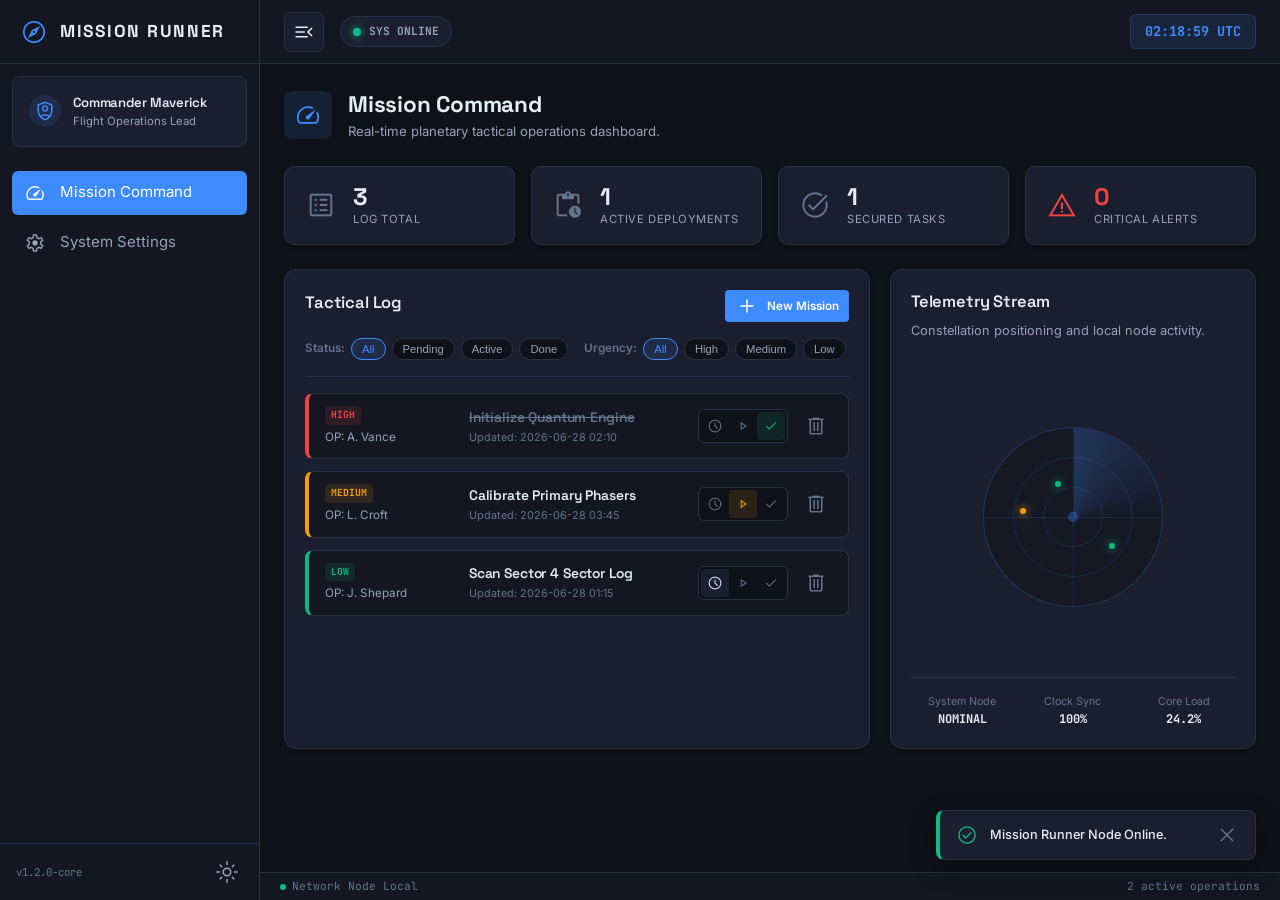
<file: app/src/main/assets/index.html>
<!DOCTYPE html>
<html lang="en" class="theme-dark">
<head>
    <meta charset="UTF-8">
    <meta name="viewport" content="width=device-width, initial-scale=1.0, maximum-scale=1.0, user-scalable=no, viewport-fit=cover">
    <meta name="theme-color" content="#12141c">
    <meta name="description" content="Mission Runner - Tactical Planetary Operations Command Panel">
    <title>Mission Runner</title>
    
    <!-- Material Design Icons and Symbols (Google Web Fonts) -->
    <link rel="preconnect" href="https://fonts.googleapis.com">
    <link rel="preconnect" href="https://fonts.gstatic.com" crossorigin>
    <link href="https://fonts.googleapis.com/css2?family=Space+Grotesk:wght@400;500;600;700&family=JetBrains+Mono:wght@400;500;700&family=Inter:wght@400;500;600;700&display=swap" rel="stylesheet">
    <link href="https://fonts.googleapis.com/css2?family=Material+Symbols+Outlined:opsz,wght,FILL,GRAD@20..48,100..700,0..1,-50..200" rel="stylesheet">
    
    <!-- Unified CSS Sheets -->
    <link rel="stylesheet" href="css/app.css">
</head>
<body>
    <!-- App Shell Root mounting element -->
    <div id="app-shell-root">
        <!-- Loader during system assets parsing -->
        <div class="system-splash-screen">
            <div class="splash-spinner-wrap">
                <div class="splash-spinner"></div>
            </div>
            <h2 class="splash-title">MISSION RUNNER</h2>
            <p class="splash-subtitle">Synchronizing tactical log channels...</p>
        </div>
    </div>

    <!-- Modular JS App Bootstrap -->
    <script type="module" src="js/app.js"></script>
</body>
</html>
</file>
<file: app/src/main/assets/css/app.css>
/* ==========================================================================
   Mission Runner CSS Stylesheet (Modern ES2023 Standard Layout)
   ========================================================================== */

/* 1. CSS VARIABLES (Theme Tokens) */
:root, .theme-dark {
    /* Color Schemes - Cyber Ops Dark */
    --bg-primary: #0f1118;
    --bg-secondary: #141722;
    --bg-surface: #1b1e2e;
    --border-color: #2b3047;
    --border-focus: #3d8bff;
    
    --text-primary: #e6edf8;
    --text-secondary: #94a3b8;
    --text-muted: #64748b;
    
    --color-accent: #3d8bff;
    --color-accent-hover: #1e6eff;
    --color-accent-alpha: rgba(61, 139, 255, 0.12);
    
    --color-success: #10b981;
    --color-success-alpha: rgba(16, 185, 129, 0.12);
    
    --color-warning: #f59e0b;
    --color-warning-alpha: rgba(245, 158, 11, 0.12);
    
    --color-danger: #ef4444;
    --color-danger-alpha: rgba(239, 68, 68, 0.12);
    
    --shadow-sm: 0 2px 4px rgba(0, 0, 0, 0.15);
    --shadow-md: 0 4px 12px rgba(0, 0, 0, 0.25);
    --shadow-lg: 0 8px 24px rgba(0, 0, 0, 0.35);
}

.theme-light {
    /* Color Schemes - Day Operations Light */
    --bg-primary: #f8fafc;
    --bg-secondary: #f1f5f9;
    --bg-surface: #ffffff;
    --border-color: #cbd5e1;
    --border-focus: #2563eb;
    
    --text-primary: #0f172a;
    --text-secondary: #475569;
    --text-muted: #94a3b8;
    
    --color-accent: #2563eb;
    --color-accent-hover: #1d4ed8;
    --color-accent-alpha: rgba(37, 99, 235, 0.08);
    
    --color-success: #16a34a;
    --color-success-alpha: rgba(22, 163, 74, 0.08);
    
    --color-warning: #d97706;
    --color-warning-alpha: rgba(217, 119, 6, 0.08);
    
    --color-danger: #dc2626;
    --color-danger-alpha: rgba(220, 38, 38, 0.08);
    
    --shadow-sm: 0 1px 3px rgba(0, 0, 0, 0.05);
    --shadow-md: 0 4px 6px rgba(0, 0, 0, 0.05);
    --shadow-lg: 0 10px 15px rgba(0, 0, 0, 0.04);
}

/* 2. GENERAL RESETS & BASICS */
* {
    box-sizing: border-box;
    margin: 0;
    padding: 0;
    -webkit-tap-highlight-color: transparent;
}

body, html {
    width: 100%;
    height: 100%;
    overflow: hidden;
    background-color: var(--bg-primary);
    color: var(--text-primary);
    font-family: 'Inter', -apple-system, BlinkMacSystemFont, "Segoe UI", Roboto, sans-serif;
    font-size: 15px;
    line-height: 1.5;
}

h1, h2, h3, h4, h5, h6 {
    font-family: 'Space Grotesk', sans-serif;
    font-weight: 600;
    letter-spacing: -0.01em;
}

/* Material Symbols Adjustments */
.material-symbols-outlined {
    font-variation-settings: 'FILL' 0, 'wght' 300, 'GRAD' 0, 'opsz' 24;
    display: inline-block;
    vertical-align: middle;
}

/* Scrollbars styling */
::-webkit-scrollbar {
    width: 6px;
    height: 6px;
}
::-webkit-scrollbar-track {
    background: transparent;
}
::-webkit-scrollbar-thumb {
    background: var(--border-color);
    border-radius: 4px;
}
::-webkit-scrollbar-thumb:hover {
    background: var(--text-muted);
}

/* 3. APPLICATION SPLASH LOADER */
.system-splash-screen {
    position: fixed;
    top: 0;
    left: 0;
    right: 0;
    bottom: 0;
    z-index: 9999;
    background: #0a0c10;
    display: flex;
    flex-direction: column;
    justify-content: center;
    align-items: center;
    color: #ffffff;
}
.splash-spinner-wrap {
    margin-bottom: 1.5rem;
}
.splash-spinner {
    width: 48px;
    height: 48px;
    border: 3px solid rgba(61, 139, 255, 0.15);
    border-top-color: var(--color-accent);
    border-radius: 50%;
    animation: rotate-loader 1s infinite linear;
}
.splash-title {
    font-size: 1.8rem;
    font-weight: 700;
    letter-spacing: 0.15em;
    color: #ffffff;
    margin-bottom: 0.4rem;
}
.splash-subtitle {
    font-family: 'JetBrains Mono', monospace;
    font-size: 0.85rem;
    color: #4b5563;
}
@keyframes rotate-loader {
    to { transform: rotate(360deg); }
}

/* 4. MAIN SHELL & RESPONSIVE GRID LAYOUTS */
#app-shell-root {
    width: 100%;
    height: 100%;
    position: relative;
}

.shell-layout {
    display: grid;
    grid-template-columns: var(--sidebar-width) 1fr;
    width: 100vw;
    height: 100vh;
    overflow: hidden;
    transition: grid-template-columns 0.28s cubic-bezier(0.4, 0, 0.2, 1);
}

.shell-layout.sidebar-expanded {
    --sidebar-width: 260px;
}

.shell-layout.sidebar-collapsed {
    --sidebar-width: 68px;
}

/* Left Navigation Sidebar Drawer */
.sidebar-aside {
    background-color: var(--bg-secondary);
    border-right: 1px solid var(--border-color);
    display: flex;
    flex-direction: column;
    overflow: hidden;
    position: relative;
    z-index: 100;
}

/* Brand Logotype */
.sidebar-brand {
    height: 64px;
    display: flex;
    align-items: center;
    padding: 0 20px;
    border-bottom: 1px solid var(--border-color);
    gap: 12px;
    overflow: hidden;
    white-space: nowrap;
}
.brand-logo {
    color: var(--color-accent);
    font-size: 28px;
}
.brand-text {
    font-weight: 700;
    font-size: 1.15rem;
    letter-spacing: 0.1em;
    color: var(--text-primary);
    transition: opacity 0.2s;
}
.sidebar-collapsed .brand-text {
    opacity: 0;
    pointer-events: none;
}

/* Operator badge details */
.sidebar-operator-card {
    padding: 16px;
    margin: 12px;
    background-color: var(--bg-surface);
    border: 1px solid var(--border-color);
    border-radius: 8px;
    display: flex;
    align-items: center;
    gap: 12px;
    overflow: hidden;
    white-space: nowrap;
    transition: padding 0.2s;
}
.sidebar-collapsed .sidebar-operator-card {
    padding: 8px;
    margin: 8px auto;
    border-radius: 50%;
    width: 44px;
    height: 44px;
    justify-content: center;
}
.avatar-circle {
    width: 32px;
    height: 32px;
    border-radius: 50%;
    background-color: var(--color-accent-alpha);
    color: var(--color-accent);
    display: flex;
    justify-content: center;
    align-items: center;
}
.operator-details {
    display: flex;
    flex-direction: column;
    overflow: hidden;
}
.operator-name {
    font-size: 0.88rem;
    font-weight: 600;
    text-overflow: ellipsis;
    overflow: hidden;
}
.operator-title {
    font-size: 0.75rem;
    color: var(--text-secondary);
}
.sidebar-collapsed .operator-details {
    display: none;
}

/* Link tree list */
.sidebar-navigation {
    flex: 1;
    display: flex;
    flex-direction: column;
    padding: 12px;
    gap: 6px;
    overflow-y: auto;
}
.nav-item-link {
    height: 44px;
    display: flex;
    align-items: center;
    padding: 0 12px;
    border-radius: 6px;
    color: var(--text-secondary);
    text-decoration: none;
    gap: 14px;
    transition: background-color 0.2s, color 0.2s;
    overflow: hidden;
    white-space: nowrap;
}
.nav-item-link:hover {
    background-color: var(--color-accent-alpha);
    color: var(--text-primary);
}
.nav-item-link.active {
    background-color: var(--color-accent);
    color: #ffffff;
}
.nav-item-icon {
    font-size: 22px;
}
.sidebar-collapsed .nav-item-text {
    opacity: 0;
    pointer-events: none;
}

/* Sidebar footer */
.sidebar-footer {
    padding: 12px 16px;
    border-top: 1px solid var(--border-color);
    display: flex;
    align-items: center;
    justify-content: space-between;
    overflow: hidden;
}
.version-badge {
    font-family: 'JetBrains Mono', monospace;
    font-size: 0.72rem;
    color: var(--text-muted);
}
.sidebar-collapsed .version-badge {
    display: none;
}
.theme-toggle-quick-btn {
    width: 32px;
    height: 32px;
    border-radius: 6px;
    border: none;
    background: transparent;
    color: var(--text-secondary);
    cursor: pointer;
    display: flex;
    justify-content: center;
    align-items: center;
}
.theme-toggle-quick-btn:hover {
    background: var(--color-accent-alpha);
    color: var(--text-primary);
}
.sidebar-collapsed .sidebar-footer {
    justify-content: center;
    padding: 12px 0;
}

/* Right layout column stack */
.main-content-stack {
    display: flex;
    flex-direction: column;
    height: 100vh;
    overflow: hidden;
    background-color: var(--bg-primary);
}

/* 5. TOP HEADER BAR */
.top-bar-header {
    height: 64px;
    background-color: var(--bg-secondary);
    border-bottom: 1px solid var(--border-color);
    display: flex;
    justify-content: space-between;
    align-items: center;
    padding: 0 24px;
    z-index: 90;
}
.header-left, .header-right {
    display: flex;
    align-items: center;
    gap: 16px;
}
.icon-toggle-btn {
    width: 40px;
    height: 40px;
    border-radius: 6px;
    border: 1px solid var(--border-color);
    background: var(--bg-surface);
    color: var(--text-primary);
    cursor: pointer;
    display: flex;
    align-items: center;
    justify-content: center;
}
.icon-toggle-btn:hover {
    background-color: var(--color-accent-alpha);
    border-color: var(--color-accent);
}

.system-status-indicator {
    display: flex;
    align-items: center;
    gap: 8px;
    padding: 6px 12px;
    background: var(--bg-surface);
    border: 1px solid var(--border-color);
    border-radius: 16px;
}
.status-blink-dot {
    width: 8px;
    height: 8px;
    border-radius: 50%;
    background-color: var(--color-success);
    box-shadow: 0 0 8px var(--color-success);
    animation: status-pulsate 1.8s infinite ease-in-out;
}
@keyframes status-pulsate {
    0%, 100% { opacity: 0.4; }
    50% { opacity: 1; }
}
.status-label-text {
    font-family: 'JetBrains Mono', monospace;
    font-size: 0.75rem;
    font-weight: 700;
    color: var(--text-secondary);
}

.clock-display {
    font-family: 'JetBrains Mono', monospace;
    font-size: 0.9rem;
    font-weight: 700;
    color: var(--color-accent);
    background: var(--color-accent-alpha);
    padding: 6px 14px;
    border-radius: 6px;
    border: 1px solid rgba(61, 139, 255, 0.2);
}

/* 6. WORKSPACE VIEWPORT CONTENT */
.workspace-area {
    flex: 1;
    overflow-y: auto;
    position: relative;
    padding: 24px;
}

/* Footer Status bar bar */
.footer-status-bar {
    height: 28px;
    background-color: var(--bg-secondary);
    border-top: 1px solid var(--border-color);
    display: flex;
    align-items: center;
    justify-content: space-between;
    padding: 0 20px;
    font-family: 'JetBrains Mono', monospace;
    font-size: 0.75rem;
    color: var(--text-muted);
}
.status-node {
    display: flex;
    align-items: center;
    gap: 6px;
}
.status-indicator-dot {
    width: 6px;
    height: 6px;
    border-radius: 50%;
}
.dot-success { background-color: var(--color-success); }

/* Common Screen Styles */
.view-header {
    display: flex;
    align-items: center;
    gap: 16px;
    margin-bottom: 24px;
}
.header-icon-wrap {
    width: 48px;
    height: 48px;
    border-radius: 8px;
    background-color: var(--color-accent-alpha);
    color: var(--color-accent);
    display: flex;
    justify-content: center;
    align-items: center;
}
.header-icon {
    font-size: 28px;
}
.view-title {
    font-size: 1.5rem;
    font-weight: 700;
}
.view-subtitle {
    font-size: 0.88rem;
    color: var(--text-secondary);
}

/* Styled General Card UI */
.app-card {
    background-color: var(--bg-surface);
    border: 1px solid var(--border-color);
    border-radius: 12px;
    padding: 20px;
    box-shadow: var(--shadow-sm);
    position: relative;
    overflow: hidden;
}
.app-card.flex-column {
    display: flex;
    flex-direction: column;
}
.card-title {
    font-size: 1.1rem;
    font-weight: 600;
    margin-bottom: 6px;
}
.card-desc {
    font-size: 0.85rem;
    color: var(--text-secondary);
    margin-bottom: 16px;
}

/* 7. DASHBOARD SCREEN UI */
.telemetry-deck {
    display: grid;
    grid-template-columns: repeat(auto-fit, minmax(220px, 1fr));
    gap: 16px;
    margin-bottom: 24px;
}
.telemetry-card {
    background-color: var(--bg-surface);
    border: 1px solid var(--border-color);
    border-radius: 10px;
    padding: 16px 20px;
    display: flex;
    align-items: center;
    gap: 16px;
    box-shadow: var(--shadow-sm);
}
.tel-icon {
    font-size: 32px;
    color: var(--text-muted);
}
.tel-stats-wrap {
    display: flex;
    flex-direction: column;
}
.tel-number {
    font-family: 'Space Grotesk', sans-serif;
    font-size: 1.6rem;
    font-weight: 700;
    line-height: 1.2;
}
.tel-label {
    font-size: 0.75rem;
    color: var(--text-secondary);
    text-transform: uppercase;
    letter-spacing: 0.05em;
}

.dashboard-grid {
    display: grid;
    grid-template-columns: 1.6fr 1fr;
    gap: 20px;
    height: auto;
}

.panel-header {
    display: flex;
    justify-content: space-between;
    align-items: center;
    margin-bottom: 16px;
}

/* Filters controller */
.filter-controls-bar {
    display: flex;
    flex-wrap: wrap;
    gap: 16px;
    border-bottom: 1px solid var(--border-color);
    padding-bottom: 16px;
    margin-bottom: 16px;
}
.filter-group {
    display: flex;
    align-items: center;
    gap: 6px;
}
.filter-label {
    font-size: 0.78rem;
    font-weight: 600;
    color: var(--text-muted);
}
.filter-chip {
    padding: 4px 10px;
    border-radius: 12px;
    border: 1px solid var(--border-color);
    background: var(--bg-primary);
    color: var(--text-secondary);
    font-size: 0.75rem;
    font-weight: 500;
    cursor: pointer;
    transition: background-color 0.2s, border-color 0.2s;
}
.filter-chip:hover {
    border-color: var(--text-secondary);
}
.filter-chip.active {
    background-color: var(--color-accent-alpha);
    border-color: var(--color-accent);
    color: var(--color-accent);
}

/* List container scrollbox */
.mission-list {
    flex: 1;
    overflow-y: auto;
    display: flex;
    flex-direction: column;
    gap: 12px;
    min-height: 300px;
    max-height: 480px;
}
.mission-item {
    background-color: var(--bg-secondary);
    border-left: 4px solid var(--text-muted);
    border-top: 1px solid var(--border-color);
    border-right: 1px solid var(--border-color);
    border-bottom: 1px solid var(--border-color);
    border-radius: 8px;
    padding: 12px 16px;
    display: grid;
    grid-template-columns: 1.2fr 2fr 1fr;
    align-items: center;
    gap: 16px;
    transition: transform 0.15s ease, background-color 0.2s;
}
.mission-item:hover {
    background-color: var(--bg-surface);
}

.border-urgency-high { border-left-color: var(--color-danger); }
.border-urgency-medium { border-left-color: var(--color-warning); }
.border-urgency-low { border-left-color: var(--color-success); }

.item-meta {
    display: flex;
    flex-direction: column;
    gap: 4px;
}
.urgency-badge {
    align-self: flex-start;
    padding: 2px 6px;
    border-radius: 4px;
    font-family: 'JetBrains Mono', monospace;
    font-size: 0.65rem;
    font-weight: 700;
}
.badge-high { background-color: var(--color-danger-alpha); color: var(--color-danger); }
.badge-medium { background-color: var(--color-warning-alpha); color: var(--color-warning); }
.badge-low { background-color: var(--color-success-alpha); color: var(--color-success); }

.operator-tag {
    font-size: 0.78rem;
    color: var(--text-secondary);
}

.item-content {
    display: flex;
    flex-direction: column;
    gap: 2px;
}
.mission-item-title {
    font-size: 0.92rem;
    font-weight: 600;
    word-break: break-word;
}
.mission-item-title.strike {
    text-decoration: line-through;
    color: var(--text-muted);
}
.timestamp-tag {
    font-size: 0.72rem;
    color: var(--text-muted);
}

.item-controls {
    display: flex;
    align-items: center;
    justify-content: flex-end;
    gap: 12px;
}

/* Interactive lifecycle nodes */
.status-cycle-buttons {
    display: flex;
    background: var(--bg-primary);
    border: 1px solid var(--border-color);
    border-radius: 6px;
    padding: 2px;
}
.action-node-btn {
    width: 28px;
    height: 28px;
    border-radius: 4px;
    border: none;
    background: transparent;
    color: var(--text-muted);
    cursor: pointer;
    display: flex;
    align-items: center;
    justify-content: center;
}
.action-node-btn span {
    font-size: 16px;
}
.action-node-btn:hover {
    color: var(--text-primary);
}
.action-node-btn.active[data-action-status="pending"] { background-color: var(--bg-surface); color: var(--text-primary); }
.action-node-btn.active[data-action-status="in-progress"] { background-color: var(--color-warning-alpha); color: var(--color-warning); }
.action-node-btn.active[data-action-status="completed"] { background-color: var(--color-success-alpha); color: var(--color-success); }

.delete-mission-btn {
    width: 32px;
    height: 32px;
    border-radius: 6px;
    border: none;
    background: transparent;
    color: var(--text-muted);
    cursor: pointer;
    display: flex;
    align-items: center;
    justify-content: center;
    transition: color 0.15s;
}
.delete-mission-btn:hover {
    background-color: var(--color-danger-alpha);
    color: var(--color-danger);
}

.empty-mission-state, .empty-log-state {
    padding: 40px;
    text-align: center;
    color: var(--text-muted);
    display: flex;
    flex-direction: column;
    align-items: center;
    gap: 12px;
}
.text-large { font-size: 40px; }

/* 8. TACTICAL RADAR VISUALIZER */
.radar-visual-container {
    flex: 1;
    display: flex;
    justify-content: center;
    align-items: center;
    min-height: 200px;
    margin: 16px 0;
    position: relative;
}
.radar-sweep-grid {
    position: relative;
    width: 180px;
    height: 180px;
    border-radius: 50%;
    border: 1px solid rgba(61, 139, 255, 0.25);
    background-color: rgba(15, 17, 24, 0.4);
    overflow: hidden;
}
.radar-circle {
    position: absolute;
    top: 50%;
    left: 50%;
    transform: translate(-50%, -50%);
    border: 1px solid rgba(61, 139, 255, 0.15);
    border-radius: 50%;
}
.circle-1 { width: 120px; height: 120px; }
.circle-2 { width: 60px; height: 60px; }
.circle-3 { width: 10px; height: 10px; background-color: rgba(61, 139, 255, 0.3); }

.radar-crosshair-v {
    position: absolute;
    top: 0;
    bottom: 0;
    left: 50%;
    width: 1px;
    background-color: rgba(61, 139, 255, 0.15);
}
.radar-crosshair-h {
    position: absolute;
    left: 0;
    right: 0;
    top: 50%;
    height: 1px;
    background-color: rgba(61, 139, 255, 0.15);
}

.radar-beam {
    position: absolute;
    top: 0;
    left: 0;
    width: 180px;
    height: 180px;
    border-radius: 50%;
    background: conic-gradient(from 0deg at 50% 50%, rgba(61, 139, 255, 0.25) 0deg, rgba(61, 139, 255, 0) 90deg);
    transform-origin: 50% 50%;
    animation: radar-spin 4s infinite linear;
    pointer-events: none;
}
@keyframes radar-spin {
    to { transform: rotate(360deg); }
}

.radar-dot {
    position: absolute;
    width: 6px;
    height: 6px;
    border-radius: 50%;
    background-color: var(--color-success);
    box-shadow: 0 0 8px var(--color-success);
}
.dot-1 { top: 30%; left: 40%; animation: blink-node 1.2s infinite alternate; }
.dot-2 { top: 65%; left: 70%; animation: blink-node 1.8s infinite alternate 0.4s; }
.dot-3 { top: 45%; left: 20%; animation: blink-node 1.5s infinite alternate 0.8s; background-color: var(--color-warning); box-shadow: 0 0 8px var(--color-warning); }

@keyframes blink-node {
    from { opacity: 0.1; }
    to { opacity: 1; }
}

.node-health-grid {
    display: grid;
    grid-template-columns: repeat(3, 1fr);
    border-top: 1px solid var(--border-color);
    padding-top: 16px;
    gap: 8px;
}
.health-cell {
    display: flex;
    flex-direction: column;
    align-items: center;
}
.health-label {
    font-size: 0.72rem;
    color: var(--text-muted);
}
.health-val {
    font-family: 'JetBrains Mono', monospace;
    font-size: 0.8rem;
    font-weight: 700;
}

/* 9. SETTINGS SCREEN UI */
.settings-viewport {
    height: auto;
}
.settings-grid {
    display: grid;
    grid-template-columns: 1fr 1.2fr;
    gap: 20px;
}
.settings-card-stack {
    display: flex;
    flex-direction: column;
    gap: 16px;
}

.control-group {
    margin-top: 12px;
}
.control-label, .field-label {
    display: block;
    font-size: 0.82rem;
    font-weight: 600;
    color: var(--text-secondary);
    margin-bottom: 8px;
}

.theme-button-group {
    display: flex;
    gap: 10px;
}
.theme-option-btn {
    flex: 1;
    height: 40px;
    border-radius: 6px;
    border: 1px solid var(--border-color);
    background: var(--bg-secondary);
    color: var(--text-secondary);
    cursor: pointer;
    display: flex;
    align-items: center;
    justify-content: center;
    gap: 8px;
    transition: all 0.2s;
    font-weight: 500;
}
.theme-option-btn:hover {
    border-color: var(--text-primary);
}
.theme-option-btn.active {
    background-color: var(--color-accent-alpha);
    border-color: var(--color-accent);
    color: var(--color-accent);
}

.field-item {
    margin-bottom: 14px;
}
.system-text-input, .system-select-input {
    width: 100%;
    height: 40px;
    border-radius: 6px;
    border: 1px solid var(--border-color);
    background-color: var(--bg-secondary);
    color: var(--text-primary);
    padding: 0 12px;
    font-family: inherit;
    font-size: 0.9rem;
    outline: none;
    transition: border-color 0.15s;
}
.system-text-input:focus, .system-select-input:focus {
    border-color: var(--border-focus);
}

/* Buttons style system */
.sys-btn {
    height: 40px;
    border-radius: 6px;
    border: none;
    display: inline-flex;
    align-items: center;
    justify-content: center;
    padding: 0 16px;
    gap: 8px;
    font-family: inherit;
    font-size: 0.88rem;
    font-weight: 600;
    cursor: pointer;
    transition: background-color 0.15s;
}
.sys-btn-primary {
    background-color: var(--color-accent);
    color: #ffffff;
}
.sys-btn-primary:hover {
    background-color: var(--color-accent-hover);
}
.sys-btn-danger {
    background-color: var(--color-danger);
    color: #ffffff;
}
.sys-btn-danger:hover {
    background-color: #d32f2f;
}
.sys-btn-outline {
    background-color: transparent;
    border: 1px solid var(--border-color);
    color: var(--text-primary);
}
.sys-btn-outline:hover {
    background-color: var(--color-accent-alpha);
    border-color: var(--color-accent);
}
.sys-btn.compact {
    height: 32px;
    padding: 0 10px;
    font-size: 0.78rem;
    border-radius: 4px;
}

.text-danger { color: var(--color-danger) !important; }
.border-danger { border-color: rgba(239, 68, 68, 0.4) !important; }

/* Real-time Streaming Logger Console */
.settings-logs-panel {
    height: 100%;
}
.height-fill {
    height: 100%;
    min-height: 480px;
}
.log-panel-header {
    display: flex;
    justify-content: space-between;
    align-items: flex-start;
    border-bottom: 1px solid var(--border-color);
    padding-bottom: 12px;
    margin-bottom: 12px;
}
.text-sm { font-size: 16px !important; }

.logs-console {
    flex: 1;
    background-color: #0b0c10;
    border: 1px solid var(--border-color);
    border-radius: 6px;
    padding: 12px;
    font-family: 'JetBrains Mono', monospace;
    font-size: 0.78rem;
    overflow-y: auto;
    display: flex;
    flex-direction: column;
    gap: 4px;
}
.log-row {
    line-height: 1.4;
    white-space: pre-wrap;
    word-break: break-all;
}
.log-time { color: var(--text-muted); margin-right: 4px; }
.log-tag { color: var(--color-accent); margin-right: 6px; font-weight: 500; }
.log-data { color: var(--text-secondary); opacity: 0.7; font-size: 0.72rem; display: block; margin-left: 12px; }

.log-debug { color: #8492a6; }
.log-info { color: #e2e8f0; }
.log-warn { color: var(--color-warning); }
.log-error { color: var(--color-danger); font-weight: 700; }

/* 10. MODAL DIALOGS overlay */
.modal-overlay {
    position: fixed;
    top: 0;
    left: 0;
    right: 0;
    bottom: 0;
    z-index: 1000;
    background-color: rgba(10, 11, 16, 0.75);
    backdrop-filter: blur(4px);
    display: flex;
    justify-content: center;
    align-items: center;
    padding: 20px;
    transition: opacity 0.2s ease;
}
.modal-overlay.hidden {
    opacity: 0;
    pointer-events: none;
}
.modal-card {
    background-color: var(--bg-surface);
    border: 1px solid var(--border-color);
    border-radius: 12px;
    width: 100%;
    max-width: 480px;
    box-shadow: var(--shadow-lg);
    display: flex;
    flex-direction: column;
    overflow: hidden;
}
.modal-header {
    padding: 16px 20px;
    border-bottom: 1px solid var(--border-color);
    display: flex;
    justify-content: space-between;
    align-items: center;
}
.modal-title {
    font-size: 1.15rem;
    font-weight: 600;
}
.modal-close-icon-btn {
    border: none;
    background: transparent;
    color: var(--text-muted);
    cursor: pointer;
    display: flex;
}
.modal-close-icon-btn:hover {
    color: var(--text-primary);
}
.modal-form {
    padding: 20px;
}
.modal-field-row {
    display: flex;
    gap: 12px;
    margin-bottom: 14px;
}
.flex-1 { flex: 1; }
.modal-action-row {
    display: flex;
    justify-content: flex-end;
    gap: 12px;
    margin-top: 20px;
}

/* 11. FLOATING TOAST NOTIFICATION STACK */
.toast-notification-dock {
    position: fixed;
    bottom: 40px;
    right: 24px;
    z-index: 2000;
    display: flex;
    flex-direction: column;
    gap: 10px;
    width: 320px;
    max-width: calc(100vw - 48px);
    pointer-events: none;
}
.toast-entry {
    background-color: var(--bg-surface);
    border: 1px solid var(--border-color);
    border-radius: 8px;
    padding: 12px 16px;
    box-shadow: var(--shadow-lg);
    display: flex;
    align-items: center;
    gap: 12px;
    pointer-events: auto;
    animation: toast-slide-in 0.24s cubic-bezier(0, 0, 0.2, 1);
    transition: opacity 0.2s, transform 0.2s;
}
@keyframes toast-slide-in {
    from {
        opacity: 0;
        transform: translateY(20px);
    }
}
.toast-entry.toast-exit {
    opacity: 0;
    transform: translateY(-20px);
}
.toast-icon {
    font-size: 22px;
}
.toast-message {
    flex: 1;
    font-size: 0.85rem;
    font-weight: 500;
}
.toast-close-btn {
    border: none;
    background: transparent;
    color: var(--text-muted);
    cursor: pointer;
    display: flex;
}
.toast-close-btn:hover {
    color: var(--text-primary);
}

.toast-success { border-left: 4px solid var(--color-success); }
.toast-success .toast-icon { color: var(--color-success); }
.toast-info { border-left: 4px solid var(--color-accent); }
.toast-info .toast-icon { color: var(--color-accent); }
.toast-warning { border-left: 4px solid var(--color-warning); }
.toast-warning .toast-icon { color: var(--color-warning); }
.toast-error { border-left: 4px solid var(--color-danger); }
.toast-error .toast-icon { color: var(--color-danger); }

/* Emergency Crash screen */
.emergency-crash-screen {
    padding: 40px;
    display: flex;
    flex-direction: column;
    align-items: center;
    text-align: center;
    max-width: 500px;
    margin: 100px auto;
    background: var(--bg-surface);
    border: 1px solid var(--border-color);
    border-radius: 12px;
}
.text-danger { color: var(--color-danger); }

/* ==========================================================================
   12. MOBILE MEDIA RESPONSIVE BREAKPOINTS (768px and below)
   ========================================================================== */
@media (max-width: 768px) {
    .shell-layout {
        grid-template-columns: 1fr;
    }
    
    /* Off-screen sliding nav drawer on Mobile */
    .sidebar-aside {
        position: fixed;
        top: 0;
        bottom: 0;
        left: -260px;
        width: 260px !important;
        transition: transform 0.25s cubic-bezier(0.4, 0, 0.2, 1);
        box-shadow: var(--shadow-lg);
    }
    
    .shell-layout.sidebar-expanded .sidebar-aside {
        transform: translateX(260px);
    }
    .shell-layout.sidebar-collapsed .sidebar-aside {
        transform: translateX(0);
    }

    /* Full width content area on Mobile */
    .main-content-stack {
        width: 100vw;
    }

    .top-bar-header {
        padding: 0 16px;
    }

    .workspace-area {
        padding: 16px;
    }

    .view-header {
        margin-bottom: 16px;
    }

    /* Stack grids vertically on Compact/Mobile screens */
    .dashboard-grid {
        grid-template-columns: 1fr;
    }
    
    .settings-grid {
        grid-template-columns: 1fr;
    }

    .mission-item {
        grid-template-columns: 1fr;
        gap: 8px;
    }

    .item-controls {
        justify-content: space-between;
        margin-top: 4px;
        border-top: 1px solid rgba(255, 255, 255, 0.04);
        padding-top: 8px;
    }

    .toast-notification-dock {
        right: 12px;
        left: 12px;
        bottom: 50px;
        width: auto;
        max-width: none;
    }
}
</file>
